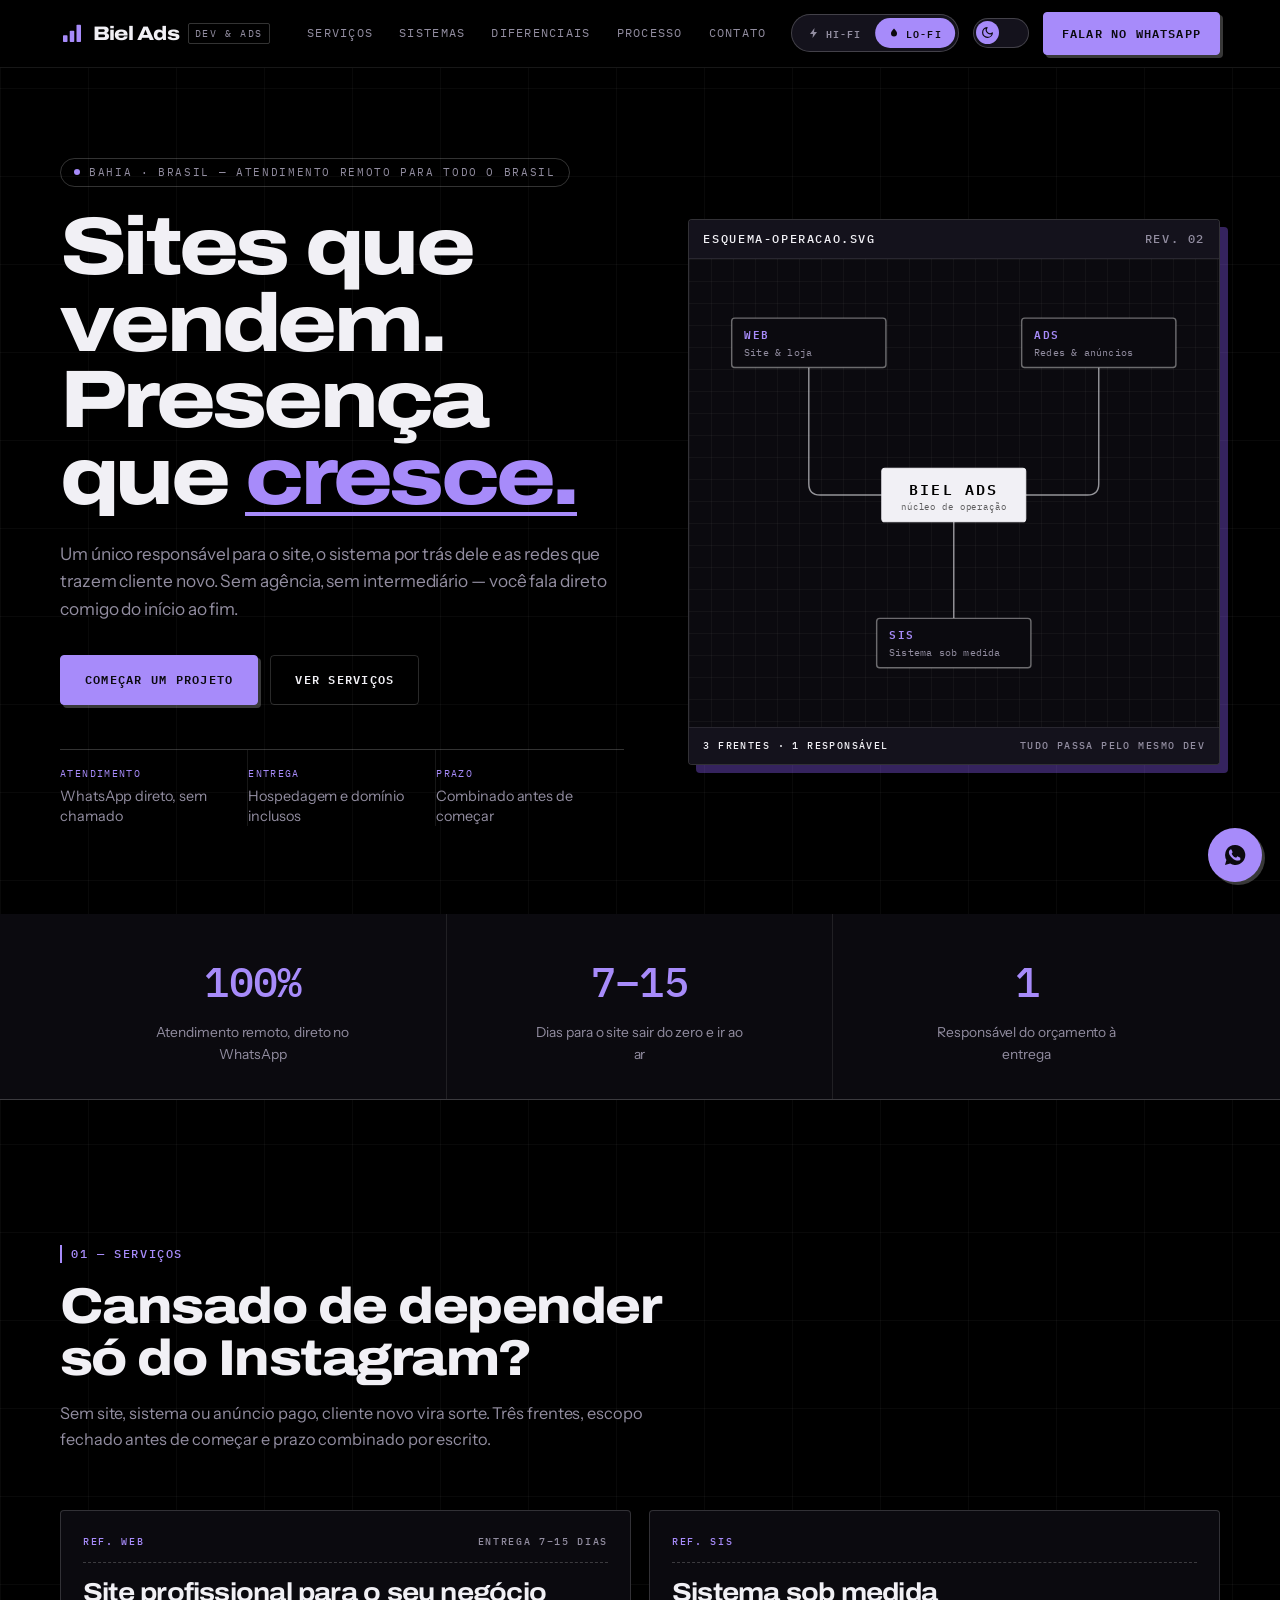
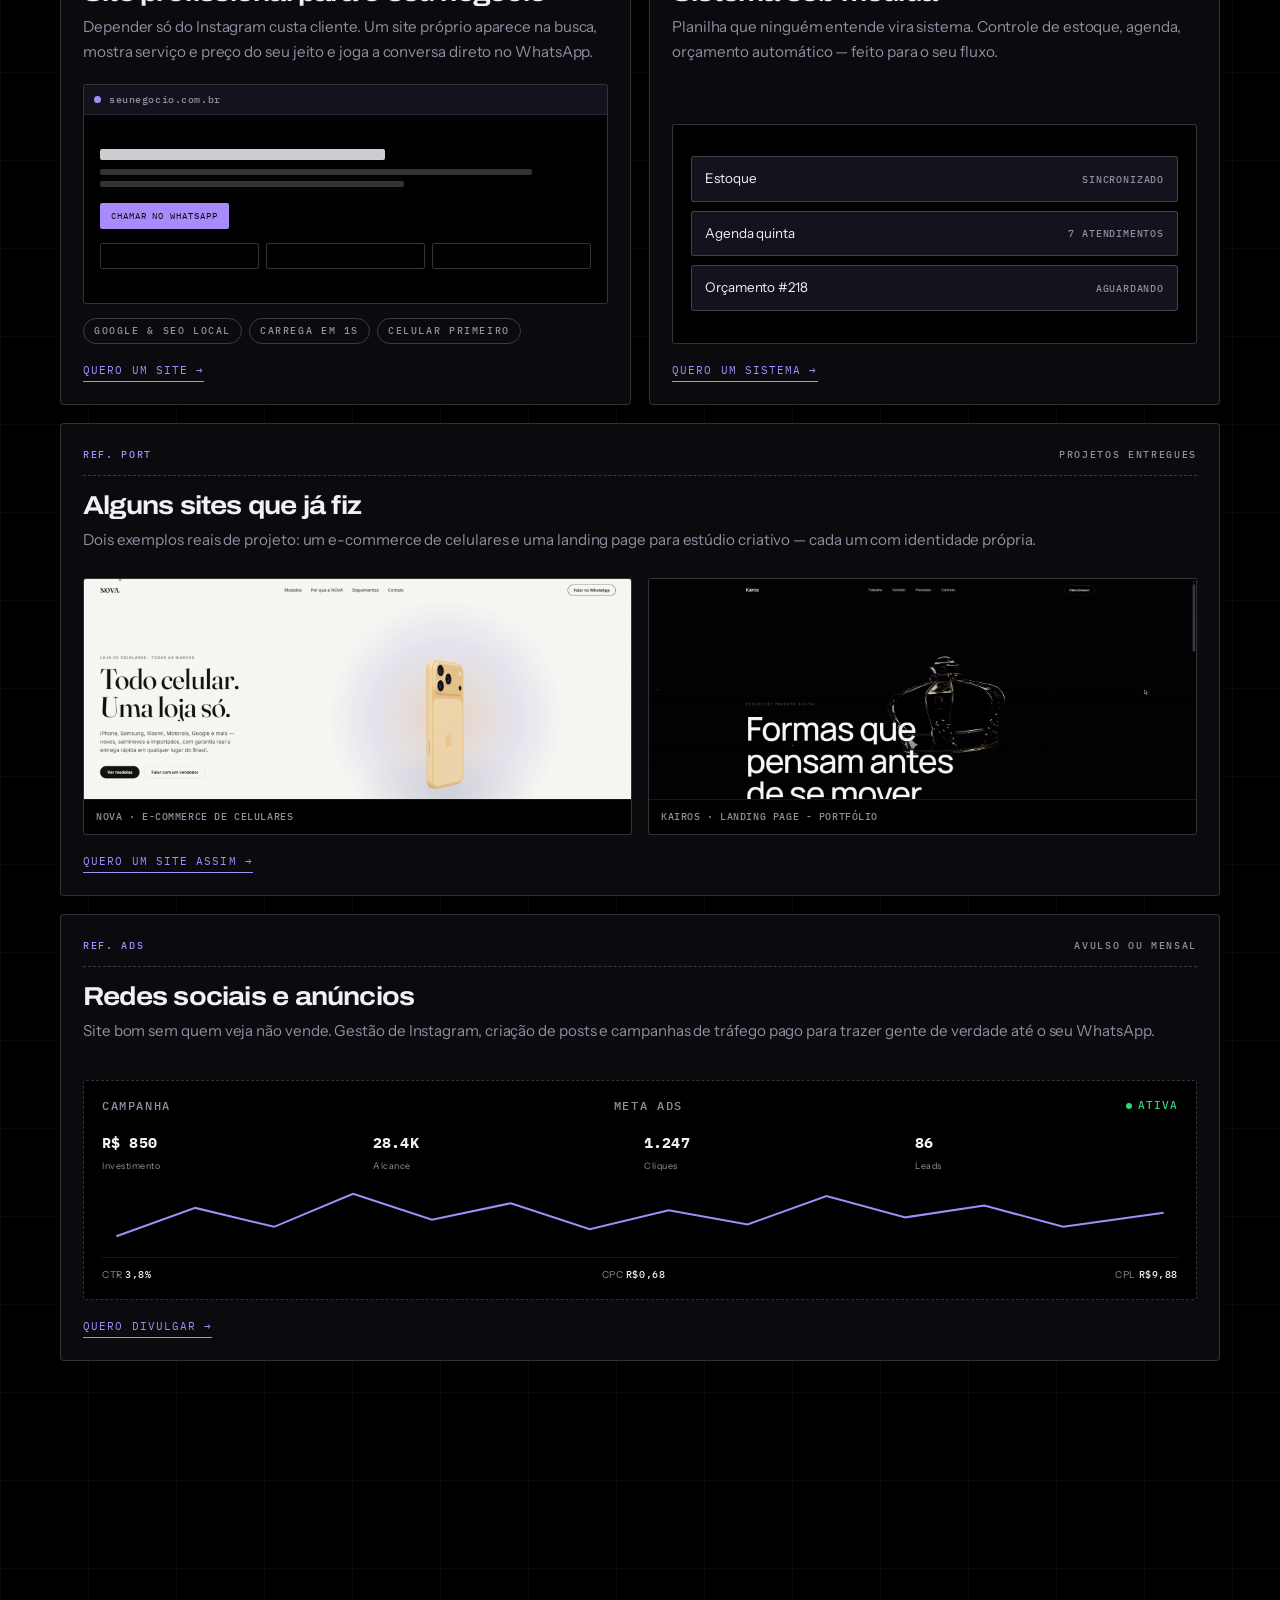
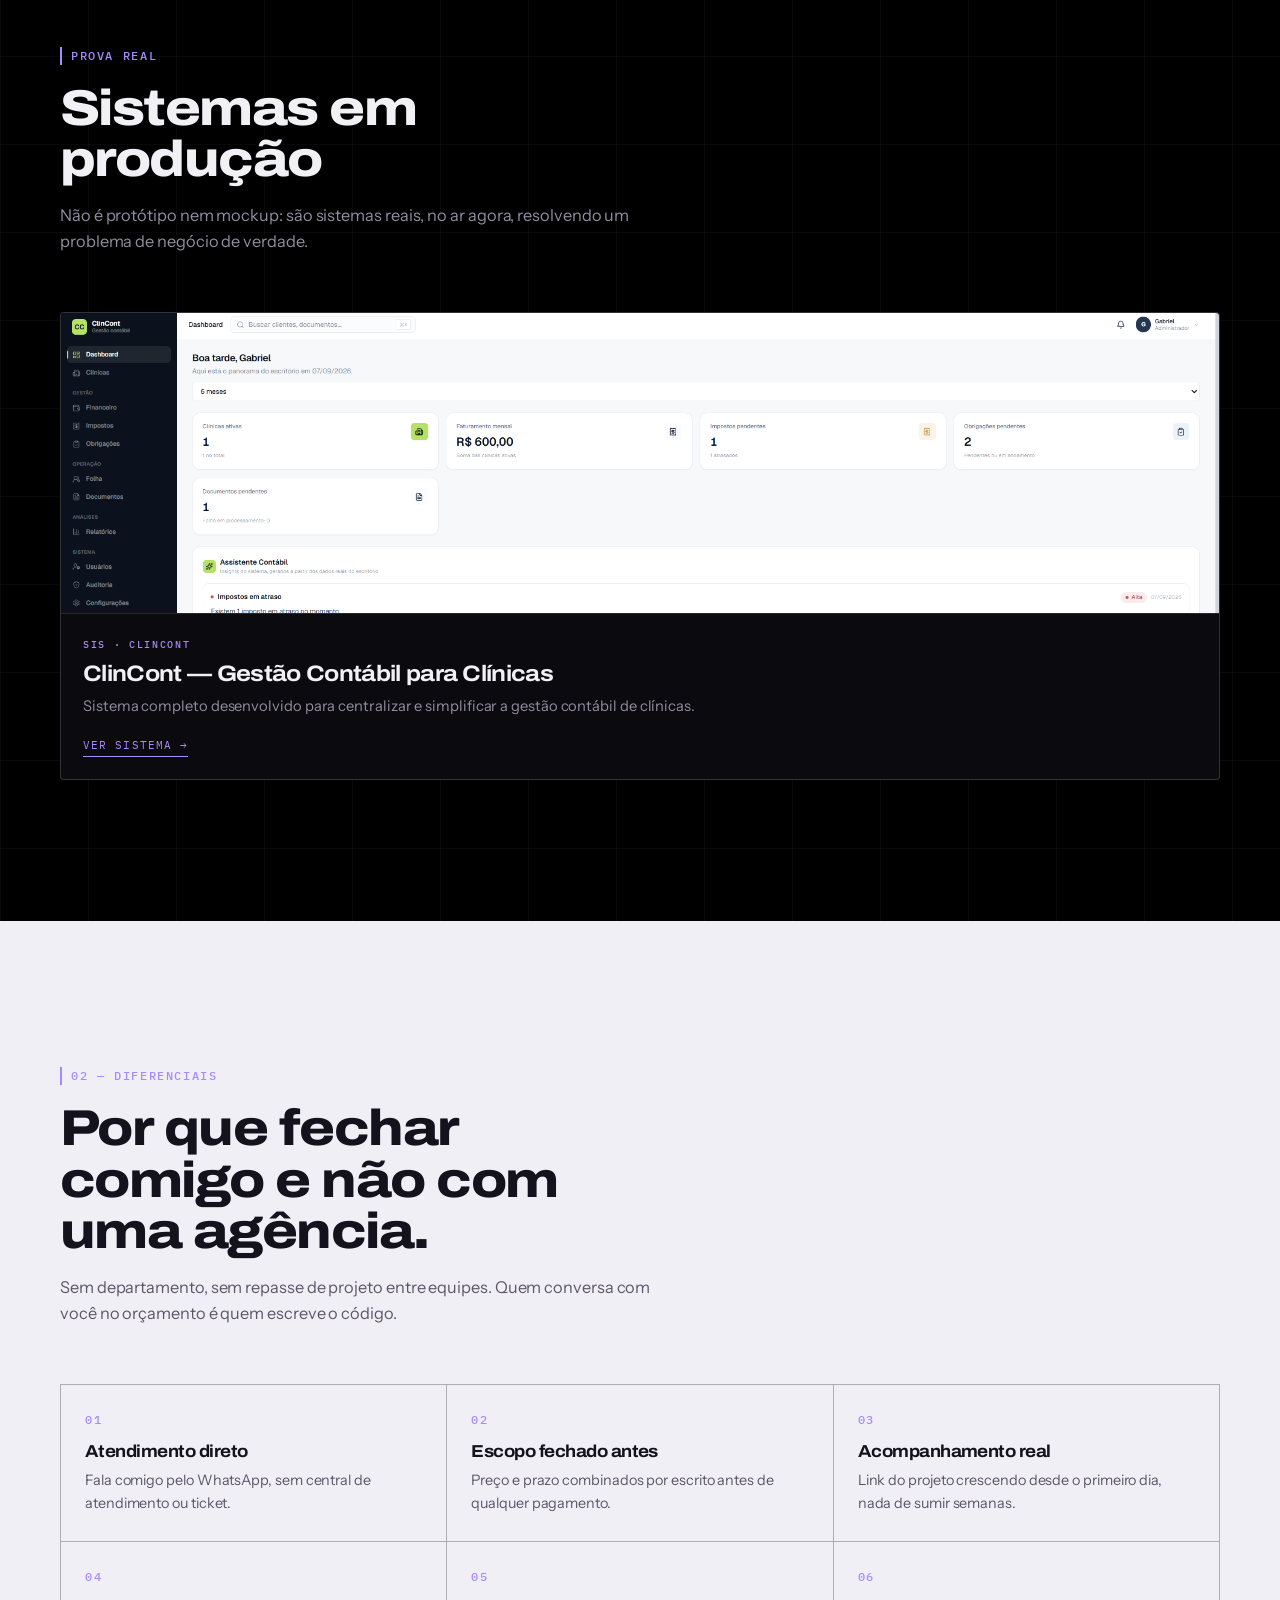
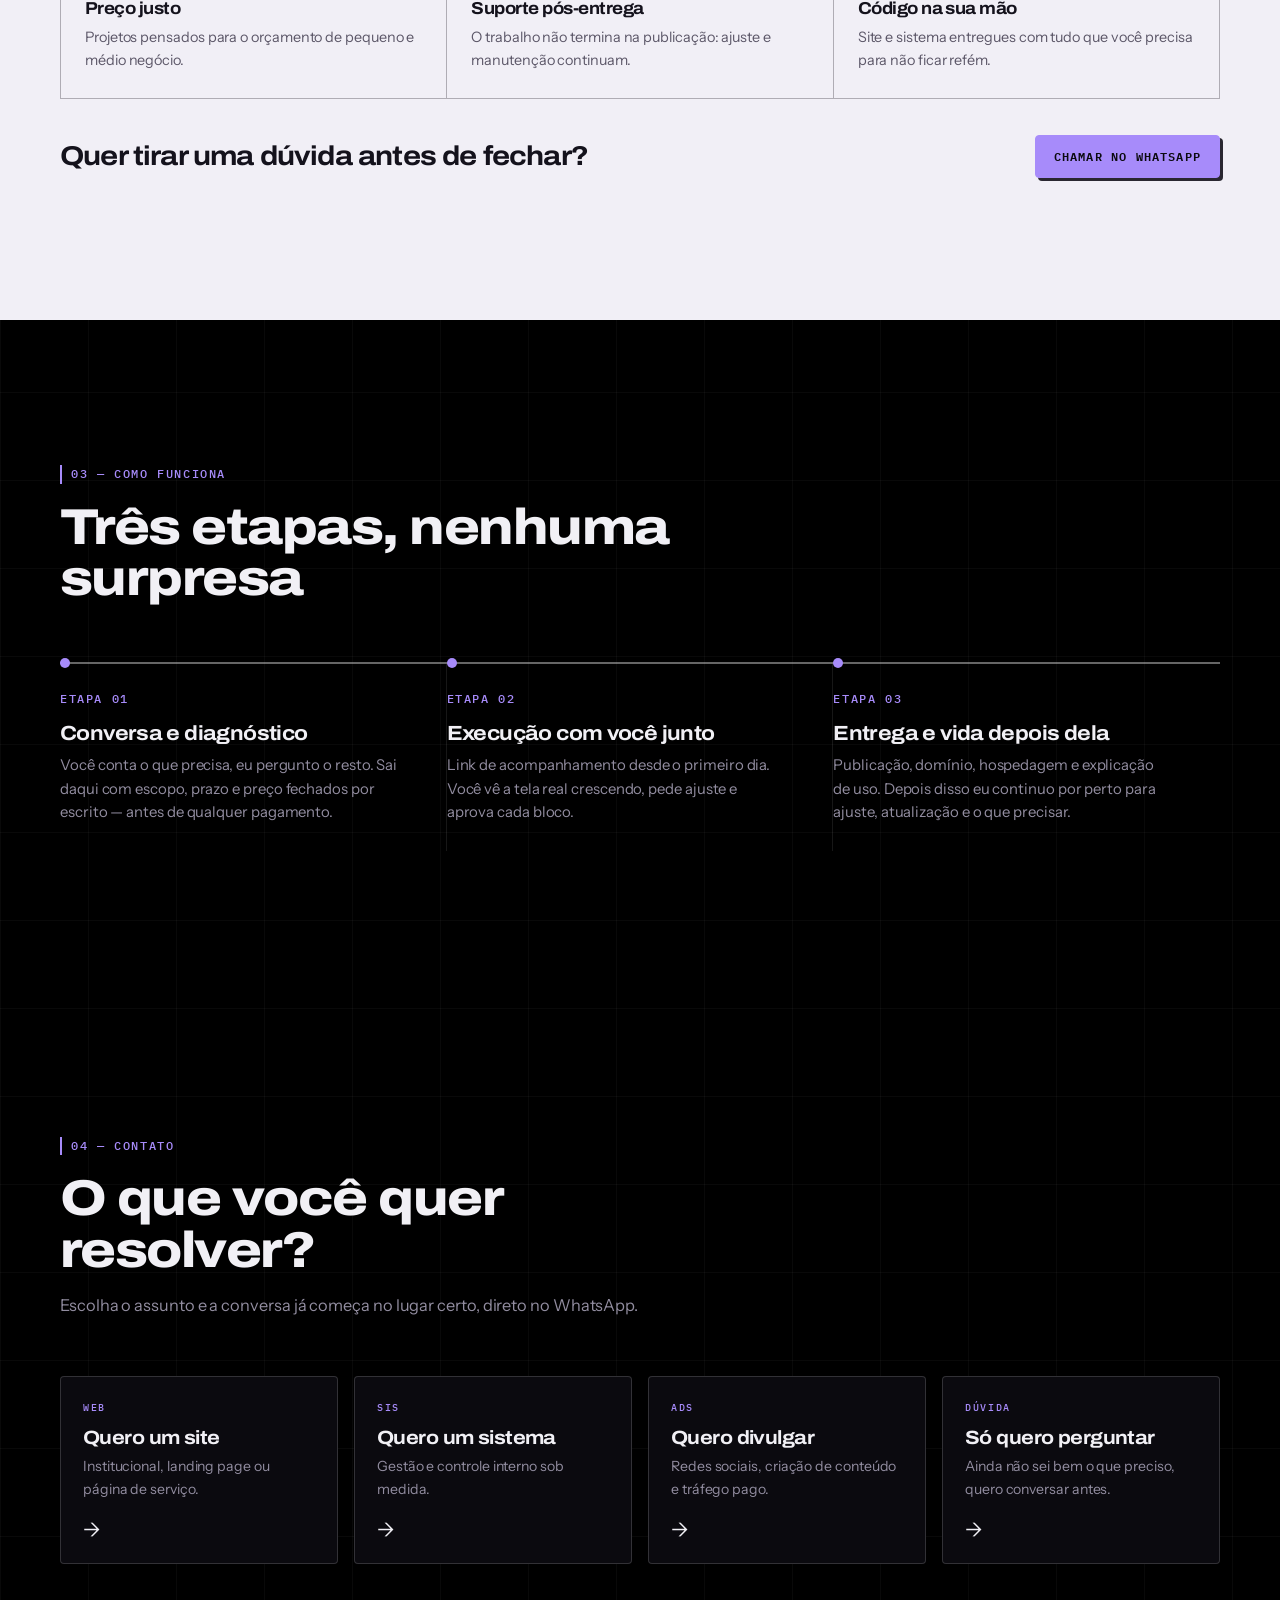
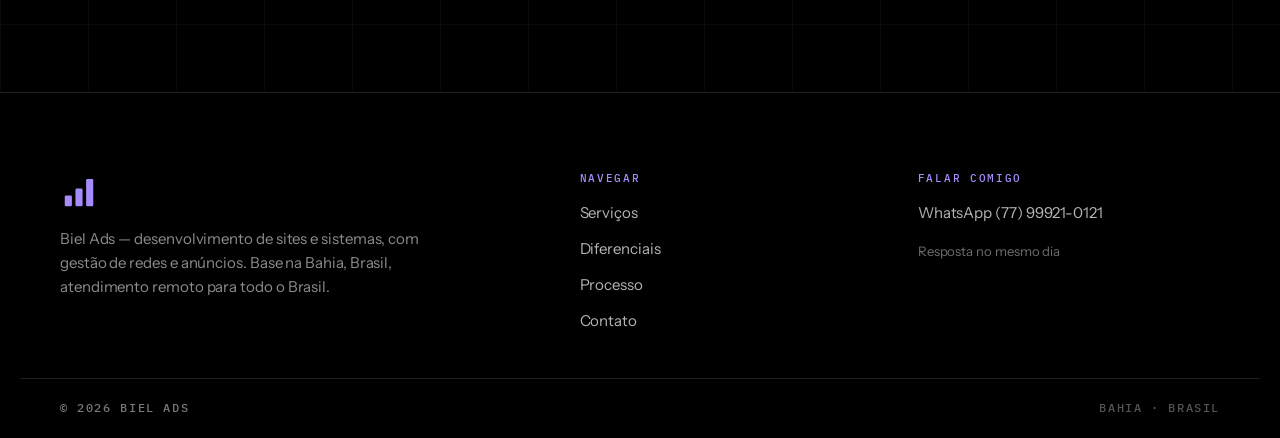
<file: BielAds/index.html>
<!DOCTYPE html>
<html lang="pt-BR">
<head>
<meta charset="UTF-8">
<meta name="viewport" content="width=device-width, initial-scale=1">
<title>Biel Ads — Sites, sistemas e anúncios na Bahia, Brasil</title>
<meta name="description" content="Biel Ads: sites, sistemas sob medida e gestão de redes sociais/anúncios. Bahia, Brasil — atendimento remoto para todo o Brasil.">
<meta name="theme-color" content="#000000">

<meta property="og:title" content="Biel Ads | Site, sistema e anúncio">
<meta property="og:description" content="Sites que vendem, sistemas que organizam e anúncios que trazem cliente. Um único responsável, do início ao fim.">
<meta property="og:type" content="website">

<link rel="icon" href="data:image/svg+xml,%3Csvg xmlns='http://www.w3.org/2000/svg' viewBox='0 0 32 32'%3E%3Crect width='32' height='32' rx='6' fill='%23000000'/%3E%3Cg fill='%238B5CF6'%3E%3Crect x='7' y='18' width='5' height='8'/%3E%3Crect x='14' y='13' width='5' height='13'/%3E%3Crect x='21' y='7' width='5' height='19'/%3E%3C/g%3E%3C/svg%3E">

<link rel="preconnect" href="https://fonts.googleapis.com">
<link rel="preconnect" href="https://fonts.gstatic.com" crossorigin>
<link rel="stylesheet" href="https://fonts.googleapis.com/css2?family=Archivo:wdth,wght@100..125,400..800&family=Instrument+Sans:wght@400;500;600&family=IBM+Plex+Mono:wght@400;500;600&display=swap">
<link rel="stylesheet" href="assets/style.css">

<script>(function(){
  var r=document.documentElement,s=null,m=null;
  try{ s=localStorage.getItem('bielads-theme'); m=localStorage.getItem('bielads-motion'); }catch(e){}
  if(s==='light') r.setAttribute('data-theme','light');
  if(!m){
    var weak=(navigator.hardwareConcurrency&&navigator.hardwareConcurrency<=4)||(navigator.deviceMemory&&navigator.deviceMemory<=4),
        red=matchMedia('(prefers-reduced-motion:reduce)').matches;
    m=(weak||red)?'lofi':'hifi';
  }
  if(m==='lofi') r.classList.add('lo-fi');
})();</script>

<script type="application/ld+json">
{"@context":"https://schema.org","@type":"LocalBusiness","name":"Biel Ads","description":"Criação de sites, sistemas sob medida e gestão de redes sociais/anúncios.","address":{"@type":"PostalAddress","addressRegion":"BA","addressCountry":"BR"},"telephone":"+5577999210121"}
</script>
</head>
<body>

<a class="skip" href="#conteudo">Ir para o conteúdo</a>
<div class="grain" aria-hidden="true"></div>

<header class="head">
  <div class="progress" id="progress" aria-hidden="true"></div>
  <div class="head-in">
    <a class="brand" href="#top" aria-label="Biel Ads, início">
      <svg class="brand-mark" viewBox="0 0 32 32" aria-hidden="true"><rect x="4" y="19" width="6" height="9" rx="1" fill="currentColor"/><rect x="13" y="13" width="6" height="15" rx="1" fill="currentColor"/><rect x="22" y="5" width="6" height="23" rx="1" fill="currentColor"/></svg>
      <span class="brand-word">Biel Ads</span>
      <span class="brand-tag">Dev &amp; Ads</span>
    </a>

    <nav class="nav" aria-label="Seções">
      <a href="#servicos">Serviços</a>
      <a href="#sistemas-producao">Sistemas</a>
      <a href="#diferenciais">Diferenciais</a>
      <a href="#processo">Processo</a>
      <a href="#contato">Contato</a>
    </nav>

    <div class="head-cta">
      <span class="live"><i></i>Respondendo agora</span>

      <div class="motion" role="group" aria-label="Qualidade visual">
        <span class="mt-slider" aria-hidden="true"></span>
        <button class="mt-opt" type="button" data-motion="hifi" aria-pressed="true">
          <svg viewBox="0 0 24 24" aria-hidden="true"><path fill="currentColor" d="M13 2 4 14h6l-1 8 9-12h-6z"/></svg>Hi-Fi
        </button>
        <button class="mt-opt" type="button" data-motion="lofi" aria-pressed="false">
          <svg viewBox="0 0 24 24" aria-hidden="true"><path fill="currentColor" d="M12 3c-4 4-6 7-6 10a6 6 0 0 0 12 0c0-3-2-6-6-10Z"/></svg>Lo-Fi
        </button>
      </div>

      <button class="theme" id="theme" type="button" role="switch" aria-checked="false" aria-label="Alternar para o tema claro">
        <span class="knob" aria-hidden="true">
          <svg class="i-moon" viewBox="0 0 24 24" fill="none" stroke="currentColor" stroke-width="2.2" stroke-linecap="round" stroke-linejoin="round"><path d="M21 12.8A9 9 0 1 1 11.2 3a7 7 0 0 0 9.8 9.8Z"/></svg>
          <svg class="i-sun" viewBox="0 0 24 24" fill="none" stroke="currentColor" stroke-width="2.2" stroke-linecap="round"><circle cx="12" cy="12" r="4.2"/><path d="M12 2v2M12 20v2M2 12h2M20 12h2M4.9 4.9l1.5 1.5M17.6 17.6l1.5 1.5M19.1 4.9l-1.5 1.5M6.4 17.6l-1.5 1.5"/></svg>
        </span>
      </button>
      <a class="btn btn-solid" href="https://wa.me/5577999210121?text=Ol%C3%A1%20Biel%2C%20quero%20conversar%20sobre%20um%20projeto." target="_blank" rel="noopener">Falar no WhatsApp</a>
    </div>

    <button class="burger" id="burger" aria-expanded="false" aria-controls="menu-mob" aria-label="Abrir menu"><span></span><span></span></button>
  </div>
  <div class="menu-mob" id="menu-mob" hidden>
    <a href="#servicos">Serviços</a>
    <a href="#sistemas-producao">Sistemas</a>
    <a href="#diferenciais">Diferenciais</a>
    <a href="#processo">Processo</a>
    <a href="#contato">Contato</a>
    <a class="mm-cta" href="https://wa.me/5577999210121" target="_blank" rel="noopener">Falar no WhatsApp</a>
    <button class="mm-theme" id="theme-mob" type="button">Tema: <b>escuro</b></button>

    <div class="motion" role="group" aria-label="Qualidade visual">
      <span class="mt-slider" aria-hidden="true"></span>
      <button class="mt-opt" type="button" data-motion="hifi" aria-pressed="true">
        <svg viewBox="0 0 24 24" aria-hidden="true"><path fill="currentColor" d="M13 2 4 14h6l-1 8 9-12h-6z"/></svg>Hi-Fi
      </button>
      <button class="mt-opt" type="button" data-motion="lofi" aria-pressed="false">
        <svg viewBox="0 0 24 24" aria-hidden="true"><path fill="currentColor" d="M12 3c-4 4-6 7-6 10a6 6 0 0 0 12 0c0-3-2-6-6-10Z"/></svg>Lo-Fi
      </button>
    </div>
    <p class="motion-note" id="motionNote"></p>
  </div>
</header>

<main id="conteudo">

<!-- ————————————————— HERO ————————————————— -->
<section class="hero" id="top">
  <div class="wrap hero-grid">

    <div class="hero-copy">
      <p class="eyebrow"><span class="eb-dot"></span>Bahia · Brasil<span class="eb-more"> — atendimento remoto para todo o Brasil</span></p>
      <h1><span class="ln"><span>Sites que vendem.</span></span><span class="ln"><span>Presença que <em>cresce.</em></span></span></h1>
      <p class="lede">Um único responsável para o site, o sistema por trás dele e as redes que trazem cliente novo. Sem agência, sem intermediário — você fala direto comigo do início ao fim.</p>

      <div class="hero-actions">
        <a class="btn btn-solid btn-lg" href="#contato">Começar um projeto</a>
        <a class="btn btn-ghost btn-lg" href="#servicos">Ver serviços</a>
      </div>

      <dl class="facts">
        <div><dt>Atendimento</dt><dd>WhatsApp direto, sem chamado</dd></div>
        <div><dt>Entrega</dt><dd>Hospedagem e domínio inclusos</dd></div>
        <div><dt>Prazo</dt><dd>Combinado antes de começar</dd></div>
      </dl>
    </div>

    <figure class="scheme" aria-labelledby="scheme-cap">
      <div class="scheme-head">
        <span class="mono">esquema-operacao.svg</span>
        <span class="mono dim">rev. 02</span>
      </div>

      <div class="scheme-body">
        <svg id="diagram" viewBox="0 0 480 420" role="img" aria-label="Diagrama: site, sistema e anúncios conectados ao núcleo Biel Ads">
          <g class="wires" fill="none" stroke-width="1.4" opacity=".6">
            <path id="w1" d="M170 212 H110 Q99 212 99 201 V88"/>
            <path id="w2" d="M310 212 H370 Q381 212 381 201 V88"/>
            <path id="w3" d="M240 238 V332"/>
          </g>

          <g class="pulses">
            <circle r="3.5" fill="var(--signal)"><animateMotion dur="2.6s" repeatCount="indefinite" begin="0s"><mpath href="#w1"/></animateMotion></circle>
            <circle r="3.5" fill="var(--signal)"><animateMotion dur="2.6s" repeatCount="indefinite" begin="0.87s"><mpath href="#w2"/></animateMotion></circle>
            <circle r="3.5" fill="var(--signal)"><animateMotion dur="2.6s" repeatCount="indefinite" begin="1.73s"><mpath href="#w3"/></animateMotion></circle>
          </g>

          <g class="node" transform="translate(24,40)">
            <rect width="150" height="48" rx="3"/>
            <text class="n-key" x="12" y="20">WEB</text>
            <text class="n-val" x="12" y="37">Site &amp; loja</text>
          </g>
          <g class="node" transform="translate(306,40)">
            <rect width="150" height="48" rx="3"/>
            <text class="n-key" x="12" y="20">ADS</text>
            <text class="n-val" x="12" y="37">Redes &amp; anúncios</text>
          </g>
          <g class="node" transform="translate(165,332)">
            <rect width="150" height="48" rx="3"/>
            <text class="n-key" x="12" y="20">SIS</text>
            <text class="n-val" x="12" y="37">Sistema sob medida</text>
          </g>

          <g class="core" transform="translate(170,186)">
            <rect width="140" height="52" rx="3"/>
            <text class="c-word" x="70" y="26">BIEL ADS</text>
            <text class="c-sub" x="70" y="41">núcleo de operação</text>
          </g>
        </svg>
      </div>

      <figcaption id="scheme-cap" class="scheme-foot mono">
        <span>3 frentes · 1 responsável</span>
        <span class="dim">tudo passa pelo mesmo dev</span>
      </figcaption>
    </figure>
  </div>

  <div class="ticker" aria-hidden="true">
    <div class="ticker-run">
      <span>Sites institucionais</span><b>·</b><span>Landing pages</span><b>·</b><span>Sistemas sob medida</span><b>·</b><span>Gestão de redes sociais</span><b>·</b><span>Tráfego pago</span><b>·</b><span>Integração de APIs</span><b>·</b><span>Manutenção contínua</span><b>·</b>
      <span>Sites institucionais</span><b>·</b><span>Landing pages</span><b>·</b><span>Sistemas sob medida</span><b>·</b><span>Gestão de redes sociais</span><b>·</b><span>Tráfego pago</span><b>·</b><span>Integração de APIs</span><b>·</b><span>Manutenção contínua</span><b>·</b>
    </div>
  </div>
</section>

<!-- ————————————————— MÉTRICAS ————————————————— -->
<section class="stats">
  <div class="wrap stats-grid">
    <div class="stat reveal"><span class="stat-n mono">100%</span><span class="stat-l">Atendimento remoto, direto no WhatsApp</span></div>
    <div class="stat reveal"><span class="stat-n mono">7–15</span><span class="stat-l">Dias para o site sair do zero e ir ao ar</span></div>
    <div class="stat reveal"><span class="stat-n mono">1</span><span class="stat-l">Responsável do orçamento à entrega</span></div>
  </div>
</section>

<!-- ————————————————— SERVIÇOS ————————————————— -->
<section class="sec" id="servicos">
  <div class="wrap">
    <div class="sec-head reveal">
      <p class="mono sec-idx">01 — Serviços</p>
      <h2>Cansado de depender só do Instagram?</h2>
      <p class="sec-sub">Sem site, sistema ou anúncio pago, cliente novo vira sorte. Três frentes, escopo fechado antes de começar e prazo combinado por escrito.</p>
    </div>

    <div class="sheets">
      <article class="sheet sheet-wide reveal">
        <header class="sheet-top">
          <span class="mono ref">REF. WEB</span>
          <span class="mono ref dim">entrega 7–15 dias</span>
        </header>
        <h3>Site profissional para o seu negócio</h3>
        <p>Depender só do Instagram custa cliente. Um site próprio aparece na busca, mostra serviço e preço do seu jeito e joga a conversa direto no WhatsApp.</p>
        <div class="sheet-art">
          <div class="minisite">
            <div class="ms-bar"><span class="ms-dot"></span><span class="ms-url mono">seunegocio.com.br</span></div>
            <div class="ms-body">
              <div class="ms-h"></div>
              <div class="ms-l"></div><div class="ms-l short"></div>
              <div class="ms-btn">Chamar no WhatsApp</div>
              <div class="ms-cards"><i></i><i></i><i></i></div>
            </div>
          </div>
          <ul class="chips mono">
            <li>Google &amp; SEO local</li><li>Carrega em 1s</li><li>Celular primeiro</li>
          </ul>
        </div>
        <a class="sheet-cta" href="https://wa.me/5577999210121?text=Ol%C3%A1%20Biel%2C%20quero%20um%20site%20para%20o%20meu%20neg%C3%B3cio." target="_blank" rel="noopener">Quero um site →</a>
      </article>

      <article class="sheet reveal">
        <header class="sheet-top">
          <span class="mono ref">REF. SIS</span>
        </header>
        <h3>Sistema sob medida</h3>
        <p>Planilha que ninguém entende vira sistema. Controle de estoque, agenda, orçamento automático — feito para o seu fluxo.</p>
        <div class="sheet-art art-rows">
          <div class="row"><span>Estoque</span><b class="ok">sincronizado</b></div>
          <div class="row"><span>Agenda quinta</span><b>7 atendimentos</b></div>
          <div class="row"><span>Orçamento #218</span><b class="hot">aguardando</b></div>
        </div>
        <a class="sheet-cta" href="https://wa.me/5577999210121?text=Ol%C3%A1%20Biel%2C%20quero%20um%20sistema%20sob%20medida." target="_blank" rel="noopener">Quero um sistema →</a>
      </article>

      <article class="sheet sheet-full reveal">
        <header class="sheet-top">
          <span class="mono ref">REF. PORT</span>
          <span class="mono ref dim">projetos entregues</span>
        </header>
        <h3>Alguns sites que já fiz</h3>
        <p>Dois exemplos reais de projeto: um e-commerce de celulares e uma landing page para estúdio criativo — cada um com identidade própria.</p>
        <div class="port-grid">
          <figure class="port-shot">
            <img src="assets/img/projeto-nova-celulares.png" alt="E-commerce de celulares NOVA" loading="lazy">
            <figcaption class="mono">NOVA · e-commerce de celulares</figcaption>
          </figure>
          <figure class="port-shot">
            <img src="assets/img/projeto-tmk.png" alt="Site do estúdio Kairos" loading="lazy">
            <figcaption class="mono">Kairos · landing page - portfólio</figcaption>
          </figure>
        </div>
        <a class="sheet-cta" href="https://wa.me/5577999210121?text=Ol%C3%A1%20Biel%2C%20vi%20o%20seu%20portf%C3%B3lio%20e%20quero%20um%20site%20assim." target="_blank" rel="noopener">Quero um site assim →</a>
      </article>

      <article class="sheet sheet-full reveal">
        <header class="sheet-top">
          <span class="mono ref">REF. ADS</span>
          <span class="mono ref dim">avulso ou mensal</span>
        </header>
        <h3>Redes sociais e anúncios</h3>
        <p>Site bom sem quem veja não vende. Gestão de Instagram, criação de posts e campanhas de tráfego pago para trazer gente de verdade até o seu WhatsApp.</p>
        <div class="sheet-art art-campaign">
          <div class="camp-top">
            <span class="mono">CAMPANHA</span>
            <span class="mono dim">META ADS</span>
            <span class="mono live"><i></i>ATIVA</span>
          </div>
          <div class="camp-stats">
            <div><b>R$ 850</b><span>Investimento</span></div>
            <div><b>28.4K</b><span>Alcance</span></div>
            <div><b>1.247</b><span>Cliques</span></div>
            <div><b>86</b><span>Leads</span></div>
          </div>
          <svg class="camp-chart" viewBox="0 0 300 44" preserveAspectRatio="none" aria-hidden="true">
            <polyline points="4,40 26,16 48,32 70,4 92,26 114,12 136,34 158,18 180,30 202,6 224,24 246,14 268,32 296,20"/>
          </svg>
          <div class="camp-foot">
            <span>CTR <b>3,8%</b></span><span>CPC <b>R$0,68</b></span><span>CPL <b>R$9,88</b></span>
          </div>
        </div>
        <a class="sheet-cta" href="https://wa.me/5577999210121?text=Ol%C3%A1%20Biel%2C%20quero%20cuidar%20das%20minhas%20redes%20e%20an%C3%BAncios." target="_blank" rel="noopener">Quero divulgar →</a>
      </article>
    </div>
  </div>
</section>

<!-- ————————————————— SISTEMAS EM PRODUÇÃO ————————————————— -->
<section class="sec" id="sistemas-producao">
  <div class="wrap">
    <div class="sec-head reveal">
      <p class="mono sec-idx">Prova real</p>
      <h2>Sistemas em produção</h2>
      <p class="sec-sub">Não é protótipo nem mockup: são sistemas reais, no ar agora, resolvendo um problema de negócio de verdade.</p>
    </div>

    <div class="prod-grid">
      <article class="prod-card reveal">
        <figure class="prod-shot">
          <img src="assets/img/projeto-clincont.png" alt="Painel do sistema ClinCont mostrando o dashboard de gestão contábil para clínicas" loading="lazy">
          <span class="prod-status live"><i></i>Sistema em produção</span>
        </figure>
        <div class="prod-body">
          <span class="mono ref">SIS · CLINCONT</span>
          <h3>ClinCont — Gestão Contábil para Clínicas</h3>
          <p>Sistema completo desenvolvido para centralizar e simplificar a gestão contábil de clínicas.</p>
          <a class="sheet-cta" href="https://clincont.vercel.app/dashboard" target="_blank" rel="noopener">Ver sistema →</a>
        </div>
      </article>
    </div>
  </div>
</section>

<!-- ————————————————— DIFERENCIAIS (bloco invertido) ————————————————— -->
<section class="sec invert" id="diferenciais">
  <div class="wrap">
    <div class="sec-head reveal">
      <p class="mono sec-idx">02 — Diferenciais</p>
      <h2>Por que fechar<br>comigo e não com uma agência.</h2>
      <p class="sec-sub">Sem departamento, sem repasse de projeto entre equipes. Quem conversa com você no orçamento é quem escreve o código.</p>
    </div>

    <div class="ops">
      <article class="op reveal"><span class="mono op-n">01</span><h3>Atendimento direto</h3><p>Fala comigo pelo WhatsApp, sem central de atendimento ou ticket.</p></article>
      <article class="op reveal"><span class="mono op-n">02</span><h3>Escopo fechado antes</h3><p>Preço e prazo combinados por escrito antes de qualquer pagamento.</p></article>
      <article class="op reveal"><span class="mono op-n">03</span><h3>Acompanhamento real</h3><p>Link do projeto crescendo desde o primeiro dia, nada de sumir semanas.</p></article>
      <article class="op reveal"><span class="mono op-n">04</span><h3>Preço justo</h3><p>Projetos pensados para o orçamento de pequeno e médio negócio.</p></article>
      <article class="op reveal"><span class="mono op-n">05</span><h3>Suporte pós-entrega</h3><p>O trabalho não termina na publicação: ajuste e manutenção continuam.</p></article>
      <article class="op reveal"><span class="mono op-n">06</span><h3>Código na sua mão</h3><p>Site e sistema entregues com tudo que você precisa para não ficar refém.</p></article>
    </div>

    <div class="ops-cta reveal">
      <p>Quer tirar uma dúvida antes de fechar?</p>
      <a class="btn btn-solid" href="https://wa.me/5577999210121?text=Ol%C3%A1%20Biel%2C%20tenho%20uma%20d%C3%BAvida%20antes%20de%20fechar%20um%20projeto." target="_blank" rel="noopener">Chamar no WhatsApp</a>
    </div>
  </div>
</section>

<!-- ————————————————— PROCESSO ————————————————— -->
<section class="sec" id="processo">
  <div class="wrap">
    <div class="sec-head reveal">
      <p class="mono sec-idx">03 — Como funciona</p>
      <h2>Três etapas, nenhuma surpresa</h2>
    </div>

    <ol class="steps">
      <li class="step reveal">
        <span class="mono st-n">Etapa 01</span>
        <h3>Conversa e diagnóstico</h3>
        <p>Você conta o que precisa, eu pergunto o resto. Sai daqui com escopo, prazo e preço fechados por escrito — antes de qualquer pagamento.</p>
      </li>
      <li class="step reveal">
        <span class="mono st-n">Etapa 02</span>
        <h3>Execução com você junto</h3>
        <p>Link de acompanhamento desde o primeiro dia. Você vê a tela real crescendo, pede ajuste e aprova cada bloco.</p>
      </li>
      <li class="step reveal">
        <span class="mono st-n">Etapa 03</span>
        <h3>Entrega e vida depois dela</h3>
        <p>Publicação, domínio, hospedagem e explicação de uso. Depois disso eu continuo por perto para ajuste, atualização e o que precisar.</p>
      </li>
    </ol>
  </div>
</section>

<!-- ————————————————— CONTATO ————————————————— -->
<section class="sec contato" id="contato">
  <div class="wrap">
    <div class="sec-head reveal">
      <p class="mono sec-idx">04 — Contato</p>
      <h2>O que você quer resolver?</h2>
      <p class="sec-sub">Escolha o assunto e a conversa já começa no lugar certo, direto no WhatsApp.</p>
    </div>

    <div class="picks">
      <a class="pick reveal" href="https://wa.me/5577999210121?text=Ol%C3%A1%20Biel%2C%20quero%20um%20site%20para%20o%20meu%20neg%C3%B3cio." target="_blank" rel="noopener">
        <span class="mono ref">WEB</span><h3>Quero um site</h3><p>Institucional, landing page ou página de serviço.</p><span class="pick-go" aria-hidden="true">→</span>
      </a>
      <a class="pick reveal" href="https://wa.me/5577999210121?text=Ol%C3%A1%20Biel%2C%20quero%20um%20sistema%20sob%20medida." target="_blank" rel="noopener">
        <span class="mono ref">SIS</span><h3>Quero um sistema</h3><p>Gestão e controle interno sob medida.</p><span class="pick-go" aria-hidden="true">→</span>
      </a>
      <a class="pick reveal" href="https://wa.me/5577999210121?text=Ol%C3%A1%20Biel%2C%20quero%20cuidar%20das%20minhas%20redes%20e%20an%C3%BAncios." target="_blank" rel="noopener">
        <span class="mono ref">ADS</span><h3>Quero divulgar</h3><p>Redes sociais, criação de conteúdo e tráfego pago.</p><span class="pick-go" aria-hidden="true">→</span>
      </a>
      <a class="pick reveal" href="https://wa.me/5577999210121?text=Ol%C3%A1%20Biel!%20Tenho%20uma%20d%C3%BAvida." target="_blank" rel="noopener">
        <span class="mono ref">DÚVIDA</span><h3>Só quero perguntar</h3><p>Ainda não sei bem o que preciso, quero conversar antes.</p><span class="pick-go" aria-hidden="true">→</span>
      </a>
    </div>
  </div>
</section>

</main>

<footer class="foot">
  <div class="wrap foot-grid">
    <div class="foot-brand">
      <svg class="brand-mark big" viewBox="0 0 32 32" aria-hidden="true"><rect x="4" y="19" width="6" height="9" rx="1" fill="currentColor"/><rect x="13" y="13" width="6" height="15" rx="1" fill="currentColor"/><rect x="22" y="5" width="6" height="23" rx="1" fill="currentColor"/></svg>
      <p>Biel Ads — desenvolvimento de sites e sistemas, com gestão de redes e anúncios. Base na Bahia, Brasil, atendimento remoto para todo o Brasil.</p>
    </div>

    <nav class="foot-col" aria-label="Navegação do rodapé">
      <h4 class="mono">Navegar</h4>
      <a href="#servicos">Serviços</a><a href="#diferenciais">Diferenciais</a><a href="#processo">Processo</a><a href="#contato">Contato</a>
    </nav>

    <div class="foot-col">
      <h4 class="mono">Falar comigo</h4>
      <a href="https://wa.me/5577999210121" target="_blank" rel="noopener">WhatsApp (77) 99921-0121</a>
      <p class="foot-note">Resposta no mesmo dia</p>
    </div>
  </div>
  <div class="wrap foot-bottom">
    <span class="mono">© 2026 Biel Ads</span>
    <span class="mono dim">Bahia · Brasil</span>
  </div>
</footer>

<a class="wa-float" href="https://wa.me/5577999210121?text=Ol%C3%A1%20Biel!" target="_blank" rel="noopener" aria-label="Falar no WhatsApp">
  <svg viewBox="0 0 24 24" width="24" height="24" fill="currentColor" aria-hidden="true"><path d="M12 2a10 10 0 0 0-8.6 15L2 22l5.2-1.4A10 10 0 1 0 12 2Zm5.6 14.2c-.2.7-1.4 1.3-2 1.4-.5.1-1.1.1-1.8-.1-.4-.1-1-.3-1.7-.6-3-1.3-4.9-4.3-5-4.5-.2-.2-1.2-1.6-1.2-3s.7-2.1 1-2.4c.2-.3.5-.4.7-.4h.5c.2 0 .4 0 .6.5l.8 2c.1.2.1.3 0 .5l-.3.5-.4.4c-.1.1-.3.3-.1.6.2.3.8 1.3 1.7 2.1 1.1 1 2 1.3 2.3 1.4.3.1.4.1.6-.1l.9-1c.2-.2.3-.2.6-.1l2 1c.3.1.4.2.5.3.1.2.1.8-.1 1.5Z"/></svg>
</a>

<script src="assets/app.js" defer></script>
</body>
</html>
</file>
<file: BielAds/assets/style.css>
/* ==========================================================================
   Biel Ads — folha de estilo
   Direção: ficha técnica / esquemático (puxado do Nexus). Preto absoluto,
   papel técnico no claro, roxo de sinalização como único acento.
   Tema oficial: escuro. O claro é alternativa, guardada no navegador.
   ========================================================================== */

:root{
  --bg:        #000000;
  --surface:   #0B0A0F;
  --surface-2: #14121C;
  --fg:        #F1F0F5;
  --fg-soft:   #928DA0;
  --edge:      rgba(255,255,255,.16);
  --edge-hard: rgba(255,255,255,.4);
  --line:      rgba(255,255,255,.09);
  --line-hard: rgba(255,255,255,.2);
  --grid:      rgba(255,255,255,.035);
  --shadow:    rgba(255,255,255,.22);
  --shadow-card: #8B5CF6;

  --signal:    #A78BFA;
  --signal-ink:#0B0A0F;
  --live:      #35D07F;

  --inv-bg:    #F1EFF6;
  --inv-surf:  #E4E0EF;
  --inv-fg:    #14121C;
  --inv-soft:  #5C5768;
  --inv-line:  rgba(20,18,28,.14);
  --inv-lineh: rgba(20,18,28,.3);
  --inv-edge:  rgba(20,18,28,.85);
  --inv-shade: rgba(20,18,28,.9);

  --foot-bg:   #000000;

  --display: "Archivo", system-ui, sans-serif;
  --body:    "Instrument Sans", system-ui, sans-serif;
  --mono:    "IBM Plex Mono", ui-monospace, monospace;

  --gap: clamp(20px, 4vw, 40px);
  --sec-y: clamp(72px, 11vw, 148px);
  --maxw: 1240px;
  --r: 4px;
}

:root[data-theme="light"]{
  --bg:        #EDEAF5;
  --surface:   #F5F3FA;
  --surface-2: #E1DCEF;
  --fg:        #16101F;
  --fg-soft:   #5C5468;
  --edge:      rgba(22,16,31,.85);
  --edge-hard: rgba(22,16,31,.85);
  --line:      rgba(22,16,31,.16);
  --line-hard: rgba(22,16,31,.34);
  --grid:      rgba(22,16,31,.05);
  --shadow:    #16101F;
  --shadow-card: #16101F;

  --signal:    #7C3AED;
  --signal-ink:#FFFFFF;
  --live:      #1F7A4D;

  --inv-bg:    #16101F;
  --inv-surf:  #211932;
  --inv-fg:    #EDEAF5;
  --inv-soft:  rgba(237,234,245,.62);
  --inv-line:  rgba(237,234,245,.14);
  --inv-lineh: rgba(237,234,245,.26);
  --inv-edge:  rgba(237,234,245,.3);
  --inv-shade: rgba(0,0,0,.55);

  --foot-bg:   #16101F;
}

*,*::before,*::after{ box-sizing:border-box; }
html{ -webkit-text-size-adjust:100%; scroll-behavior:smooth; background:var(--bg); }
@media (prefers-reduced-motion: reduce){ html{ scroll-behavior:auto; } }

body{
  margin:0;
  background:var(--bg);
  color:var(--fg);
  font-family:var(--body);
  font-size:clamp(15.5px,1.05vw,17px);
  line-height:1.6;
  letter-spacing:-.005em;
  overflow-x:hidden;
  -webkit-tap-highlight-color:transparent;
  transition:background-color .3s ease, color .3s ease;
  background-image:
    linear-gradient(to right, var(--grid) 1px, transparent 1px),
    linear-gradient(to bottom, var(--grid) 1px, transparent 1px);
  background-size:88px 88px;
}

img,svg,iframe{ display:block; max-width:100%; }
h1,h2,h3,h4{ margin:0; font-family:var(--display); font-weight:700; line-height:1.02; letter-spacing:-.03em; font-stretch:112%; }
p{ margin:0; }
a{ color:inherit; }

.mono{ font-family:var(--mono); font-size:.72rem; letter-spacing:.14em; text-transform:uppercase; font-weight:500; }
.dim{ color:var(--fg-soft); }
.wrap{ width:100%; max-width:var(--maxw); margin-inline:auto; padding-inline:var(--gap); }

.skip{
  position:fixed; left:12px; top:-60px; z-index:200;
  background:var(--signal); color:var(--signal-ink); padding:10px 16px; border-radius:var(--r);
  font-family:var(--mono); font-size:.75rem; transition:top .18s;
}
.skip:focus{ top:12px; }

:where(a,button,input,iframe):focus-visible{
  outline:2px solid var(--signal); outline-offset:3px; border-radius:2px;
}

/* ————————————————— botões ————————————————— */
.btn{
  display:inline-flex; align-items:center; gap:8px;
  font-family:var(--mono); font-size:.74rem; letter-spacing:.1em; text-transform:uppercase; font-weight:600;
  padding:11px 18px; border-radius:var(--r); text-decoration:none;
  border:1.5px solid var(--edge); transition:transform .18s, background .18s, color .18s, box-shadow .18s, border-color .18s;
  white-space:nowrap;
}
.btn-solid{ background:var(--signal); border-color:var(--signal); color:var(--signal-ink); box-shadow:3px 3px 0 var(--shadow); }
.btn-solid:hover{ transform:translate(-1px,-1px); box-shadow:5px 5px 0 var(--shadow); }
.btn-solid:active{ transform:translate(2px,2px); box-shadow:1px 1px 0 var(--shadow); }
.btn-ghost{ background:transparent; color:var(--fg); }
.btn-ghost:hover{ background:var(--fg); color:var(--bg); border-color:var(--fg); }
.btn-lg{ padding:14px 24px; font-size:.78rem; }

/* ————————————————— cabeçalho ————————————————— */
.head{
  position:sticky; top:0; z-index:90;
  background:color-mix(in srgb, var(--bg) 84%, transparent);
  backdrop-filter:blur(12px);
  border-bottom:1px solid var(--line);
}
.progress{ position:absolute; left:0; top:0; height:2px; width:0; background:var(--signal); z-index:2; }
.head-in{
  max-width:var(--maxw); margin-inline:auto; padding:12px var(--gap);
  display:flex; align-items:center; gap:24px;
}
.brand{ display:flex; align-items:center; gap:9px; text-decoration:none; margin-right:auto; }
.brand-mark{ width:24px; height:24px; color:var(--signal); flex:none; }
.brand-mark.big{ width:38px; height:38px; }
.brand-word{ font-family:var(--display); font-weight:800; font-stretch:118%; font-size:1.22rem; letter-spacing:-.04em; }
.brand-tag{ font-family:var(--mono); font-size:.6rem; letter-spacing:.16em; text-transform:uppercase; color:var(--fg-soft); border:1px solid var(--line-hard); padding:2px 6px; border-radius:2px; }

.nav{ display:flex; gap:26px; }
.nav a{
  font-family:var(--mono); font-size:.72rem; letter-spacing:.11em; text-transform:uppercase;
  text-decoration:none; padding:6px 0; position:relative; color:var(--fg-soft); transition:color .18s;
}
.nav a::after{ content:""; position:absolute; left:0; right:100%; bottom:0; height:1.5px; background:var(--signal); transition:right .25s; }
.nav a:hover,.nav a.on{ color:var(--fg); }
.nav a:hover::after,.nav a.on::after{ right:0; }

.head-cta{ display:flex; align-items:center; gap:14px; }
.live{ display:flex; align-items:center; gap:7px; font-family:var(--mono); font-size:.66rem; letter-spacing:.1em; text-transform:uppercase; color:var(--fg-soft); }
.live i{ width:7px; height:7px; border-radius:50%; background:var(--live); box-shadow:0 0 0 0 color-mix(in srgb, var(--live) 55%, transparent); animation:ping 2.4s infinite; }
@keyframes ping{ 70%{ box-shadow:0 0 0 7px transparent;} 100%{ box-shadow:0 0 0 0 transparent;} }

.grain{
  position:fixed; inset:-50%; z-index:70; pointer-events:none; opacity:.05;
  background-image:url("data:image/svg+xml,%3Csvg xmlns='http://www.w3.org/2000/svg' width='140' height='140'%3E%3Cfilter id='n'%3E%3CfeTurbulence type='fractalNoise' baseFrequency='.85' numOctaves='3'/%3E%3C/filter%3E%3Crect width='140' height='140' filter='url(%23n)'/%3E%3C/svg%3E");
  animation:grain 6s steps(6) infinite;
}
:root[data-theme="light"] .grain{ opacity:.028; }
@keyframes grain{
  0%,100%{ transform:translate(0,0); }
  16%{ transform:translate(-3%,-2%); }
  33%{ transform:translate(2%,-4%); }
  50%{ transform:translate(-2%,3%); }
  66%{ transform:translate(3%,2%); }
  83%{ transform:translate(-4%,-1%); }
}

.motion{
  position:relative; display:flex; flex:none; padding:3px;
  background:var(--surface-2); border:1.5px solid var(--line-hard); border-radius:100px;
}
.mt-slider{
  position:absolute; z-index:1; top:3px; left:3px; width:calc(50% - 3px); height:calc(100% - 6px);
  border-radius:100px; background:var(--signal); transition:transform .35s cubic-bezier(.6,-.1,.3,1.1);
}
.motion.is-lofi .mt-slider{ transform:translateX(100%); }
.mt-opt{
  position:relative; z-index:2; display:flex; align-items:center; gap:6px; cursor:pointer;
  background:none; border:none; color:var(--fg-soft); padding:6px 13px; border-radius:100px;
  font-family:var(--mono); font-size:.64rem; letter-spacing:.12em; text-transform:uppercase; font-weight:600;
  transition:color .28s;
}
.mt-opt svg{ width:12px; height:12px; }
.mt-opt.active{ color:var(--signal-ink); }

.theme{
  position:relative; width:56px; height:30px; flex:none; cursor:pointer;
  background:var(--surface-2); border:1.5px solid var(--line-hard); border-radius:100px; padding:0;
  transition:border-color .2s, background .2s;
}
.theme:hover{ border-color:var(--signal); }
.theme .knob{
  position:absolute; top:2px; left:2px; width:23px; height:23px; border-radius:50%;
  background:var(--signal); display:grid; place-items:center; color:var(--signal-ink);
  transition:transform .32s cubic-bezier(.6,-.15,.3,1.15);
}
:root[data-theme="light"] .theme .knob{ transform:translateX(26px); }
.theme svg{ width:13px; height:13px; position:absolute; transition:opacity .2s, transform .3s; }
.theme .i-moon{ opacity:1; }
.theme .i-sun{ opacity:0; transform:rotate(-90deg); }
:root[data-theme="light"] .theme .i-moon{ opacity:0; transform:rotate(90deg); }
:root[data-theme="light"] .theme .i-sun{ opacity:1; transform:rotate(0); }

.burger{ display:none; width:40px; height:36px; background:none; border:1.5px solid var(--edge-hard); border-radius:var(--r); cursor:pointer; padding:0; color:var(--fg); }
.burger span{ display:block; width:16px; height:1.6px; background:currentColor; margin:3.5px auto; transition:transform .25s, opacity .2s; }
.burger[aria-expanded="true"] span:first-child{ transform:translateY(2.6px) rotate(45deg); }
.burger[aria-expanded="true"] span:last-child{ transform:translateY(-2.6px) rotate(-45deg); }

.menu-mob{ display:none; flex-direction:column; padding:8px var(--gap) 20px; border-top:1px solid var(--line); background:var(--bg); }
.menu-mob a{ padding:12px 0; text-decoration:none; border-bottom:1px solid var(--line); font-family:var(--mono); font-size:.8rem; letter-spacing:.1em; text-transform:uppercase; }
.menu-mob .mm-cta{ border:none; color:var(--signal); }
.mm-theme{
  margin-top:10px; align-self:flex-start; cursor:pointer;
  background:transparent; color:var(--fg-soft); border:1.5px solid var(--line-hard); border-radius:100px;
  padding:9px 16px; font-family:var(--mono); font-size:.7rem; letter-spacing:.1em; text-transform:uppercase;
}
.mm-theme b{ color:var(--signal); font-weight:600; }
.menu-mob .motion{ align-self:flex-start; margin-top:14px; }

/* ————————————————— hero ————————————————— */
.hero{ padding-top:clamp(48px,7vw,92px); position:relative; overflow:hidden; }
.hero::before{
  content:""; position:absolute; inset:-20% -10% auto -10%; height:70%; pointer-events:none; z-index:0;
  background:radial-gradient(60% 60% at 70% 30%, color-mix(in srgb, var(--signal) 16%, transparent), transparent 70%);
  opacity:.5;
}
.hero-grid{
  position:relative; z-index:1;
  display:grid; grid-template-columns:1.03fr .97fr; gap:clamp(32px,5vw,72px); align-items:center;
  padding-bottom:clamp(48px,7vw,88px);
}
.eyebrow{
  display:inline-flex; align-items:center; gap:9px;
  font-family:var(--mono); font-size:.68rem; letter-spacing:.15em; text-transform:uppercase; color:var(--fg-soft);
  border:1px solid var(--line-hard); border-radius:100px; padding:5px 13px; margin-bottom:22px;
}
.eb-dot{ width:6px; height:6px; background:var(--signal); border-radius:50%; flex:none; }

.hero h1{
  font-size:clamp(2.7rem,6.6vw,5.1rem);
  font-weight:800; font-stretch:118%; letter-spacing:-.045em; line-height:.94;
  margin-bottom:24px;
}
.hero h1 .ln{ display:block; overflow:hidden; }
.hero h1 .ln > span{ display:block; transform:translateY(102%); animation:rise .85s cubic-bezier(.16,.84,.28,1) forwards; }
.hero h1 .ln:nth-child(2) > span{ animation-delay:.12s; }
@keyframes rise{ to{ transform:translateY(0); } }
.hero h1 em{ font-style:normal; color:var(--signal); position:relative; white-space:nowrap; }
.hero h1 em::after{
  content:""; position:absolute; left:0; bottom:.06em; width:100%; height:.055em; background:var(--signal);
  transform:scaleX(0); transform-origin:left; animation:rule .8s .75s cubic-bezier(.2,.8,.2,1) forwards;
}
@keyframes rule{ to{ transform:scaleX(1);} }

.lede{ font-size:clamp(1.02rem,1.35vw,1.16rem); color:var(--fg-soft); max-width:50ch; margin-bottom:32px; }
.hero-actions{ display:flex; flex-wrap:wrap; gap:12px; margin-bottom:44px; }

.facts{ display:grid; grid-template-columns:repeat(3,1fr); gap:0; margin:0; border-top:1px solid var(--line-hard); }
.facts > div{ padding:16px 16px 0 0; border-right:1px solid var(--line); }
.facts > div:last-child{ border-right:none; }
.facts dt{ font-family:var(--mono); font-size:.62rem; letter-spacing:.14em; text-transform:uppercase; color:var(--signal); margin-bottom:6px; }
.facts dd{ margin:0; font-size:.9rem; line-height:1.35; color:var(--fg-soft); max-width:22ch; }

.scheme{
  margin:0; background:var(--surface); border:1.5px solid var(--edge); border-radius:var(--r);
  box-shadow:8px 8px 0 color-mix(in srgb, var(--shadow-card) 38%, transparent);
  overflow:hidden;
}
.scheme-head,.scheme-foot{
  display:flex; justify-content:space-between; align-items:center; gap:12px;
  padding:10px 14px; font-size:.63rem;
}
.scheme-head{ border-bottom:1px solid var(--line); background:var(--surface-2); }
.scheme-foot{ border-top:1px solid var(--line); background:var(--surface-2); }
.scheme-body{
  padding:18px;
  background-image:
    linear-gradient(to right, var(--grid) 1px, transparent 1px),
    linear-gradient(to bottom, var(--grid) 1px, transparent 1px);
  background-size:22px 22px;
}
#diagram{ width:100%; height:auto; }
#diagram .node{ cursor:default; }
#diagram .node rect{ fill:var(--surface); stroke:var(--edge-hard); stroke-width:1.4; transition:stroke .2s, fill .2s; }
#diagram .core rect{ fill:var(--fg); stroke:var(--fg); }
#diagram text{ font-family:var(--mono); }
#diagram .n-key{ font-size:11px; font-weight:600; letter-spacing:.14em; fill:var(--signal); }
#diagram .n-val{ font-size:10px; fill:var(--fg-soft); letter-spacing:.02em; }
#diagram .c-word{ font-size:15px; font-weight:600; letter-spacing:.14em; fill:var(--bg); text-anchor:middle; }
#diagram .c-sub{ font-size:8.5px; letter-spacing:.1em; fill:color-mix(in srgb, var(--bg) 62%, transparent); text-anchor:middle; }
#diagram .node:hover rect{ stroke:var(--signal); fill:color-mix(in srgb, var(--signal) 10%, var(--surface)); }
#diagram .wires path{ stroke:var(--fg); stroke-dasharray:600; stroke-dashoffset:600; animation:draw 1.4s .25s cubic-bezier(.6,0,.2,1) forwards; transition:stroke .2s; }
#diagram .wires path:nth-child(2){ animation-delay:.4s; }
#diagram .wires path:nth-child(3){ animation-delay:.55s; }
#diagram .wires path:nth-child(4){ animation-delay:.7s; }
#diagram .wires path.hot{ stroke:var(--signal); stroke-width:2; }
@keyframes draw{ to{ stroke-dashoffset:0; } }
#diagram .node,#diagram .core{ opacity:0; animation:pop .5s cubic-bezier(.2,.8,.2,1) forwards; }
#diagram .core{ animation-delay:.15s; }
#diagram .node:nth-of-type(3){ animation-delay:.35s; }
#diagram .node:nth-of-type(4){ animation-delay:.5s; }
#diagram .node:nth-of-type(5){ animation-delay:.65s; }
@keyframes pop{ from{ opacity:0; transform:translateY(4px);} to{ opacity:1; transform:translateY(0);} }

/* depois da entrada inicial o diagrama fica "assentado": alternar Hi-Fi/Lo-Fi
   nunca mais reinicia o pop/draw, só liga/desliga os pontinhos animados. */
#diagram.settled .node,#diagram.settled .core{ opacity:1; animation:none; }
#diagram.settled .wires path{ stroke-dashoffset:0; animation:none; }

.ticker{ border-top:1px solid var(--line-hard); border-bottom:1px solid var(--line-hard); background:var(--surface-2); overflow:hidden; }
.ticker-run{
  display:flex; align-items:center; gap:20px; white-space:nowrap; width:max-content;
  padding:11px 0; animation:run 44s linear infinite;
}
.ticker-run span{ font-family:var(--mono); font-size:.7rem; letter-spacing:.14em; text-transform:uppercase; color:var(--fg-soft); }
.ticker-run b{ color:var(--signal); }
@keyframes run{ to{ transform:translateX(-50%); } }

/* ————————————————— métricas (Estallo-style) ————————————————— */
.stats{ border-bottom:1px solid var(--line-hard); background:var(--surface); }
.stats-grid{ display:grid; grid-template-columns:repeat(3,1fr); }
.stat{ display:flex; flex-direction:column; gap:6px; padding:34px 24px; border-right:1px solid var(--line); text-align:center; }
.stat:last-child{ border-right:none; }
.stat-n{ font-size:clamp(1.8rem,3.4vw,2.6rem); color:var(--signal); letter-spacing:-.02em; }
.stat-l{ font-size:.86rem; color:var(--fg-soft); max-width:24ch; margin-inline:auto; }

/* ————————————————— seções ————————————————— */
.sec{ padding-block:var(--sec-y); }
.sec-head{ max-width:62ch; margin-bottom:clamp(34px,5vw,58px); }
.sec-idx{ display:inline-block; color:var(--signal); border-left:2px solid var(--signal); padding-left:9px; margin-bottom:18px; }
.sec-head h2{ font-size:clamp(1.9rem,4.1vw,3.15rem); font-weight:800; font-stretch:115%; margin-bottom:16px; }
.sec-sub{ color:var(--fg-soft); font-size:1.02rem; max-width:56ch; }

/* fichas de serviço */
.sheets{ display:grid; grid-template-columns:repeat(6,1fr); gap:18px; }
.sheet{
  grid-column:span 3; display:flex; flex-direction:column;
  background:var(--surface); border:1.5px solid var(--edge); border-radius:var(--r);
  padding:22px; transition:transform .22s, box-shadow .22s, border-color .22s;
}
.sheet-wide{ grid-column:span 3; }
.sheet-full{ grid-column:1 / -1; }
.sheet-full .sheet-art{ margin-top:16px; }

.port-grid{ display:grid; grid-template-columns:1fr 1fr; gap:16px; margin-top:6px; }
.port-shot{ margin:0; border:1px solid var(--line-hard); border-radius:3px; overflow:hidden; background:var(--bg); }
.port-shot img{ width:100%; height:220px; object-fit:cover; object-position:top; filter:grayscale(.4) contrast(1.03); transition:filter .35s, transform .5s; }
.port-shot:hover img{ filter:grayscale(0); transform:scale(1.02); }
.port-shot figcaption{ padding:9px 12px; font-size:.6rem !important; letter-spacing:.06em; color:var(--fg-soft); border-top:1px solid var(--line); }
.sheet:hover{ transform:translate(-2px,-2px); box-shadow:6px 6px 0 var(--shadow-card); border-color:var(--signal); }
.sheet-top{ display:flex; justify-content:space-between; gap:12px; padding-bottom:12px; border-bottom:1px dashed var(--line-hard); margin-bottom:16px; }
.ref{ font-family:var(--mono); font-size:.65rem; letter-spacing:.16em; text-transform:uppercase; color:var(--signal); }
.ref.dim{ color:var(--fg-soft); }
.sheet h3{ font-size:clamp(1.22rem,2.1vw,1.62rem); margin-bottom:10px; }
.sheet > p{ color:var(--fg-soft); font-size:.95rem; margin-bottom:20px; }
.sheet-art{ margin-top:auto; }

.sheet-cta{
  display:inline-flex; align-self:flex-start; margin-top:18px;
  font-family:var(--mono); font-size:.68rem; letter-spacing:.1em; text-transform:uppercase;
  color:var(--signal); text-decoration:none; border-bottom:1.5px solid var(--signal); padding-bottom:2px;
  transition:letter-spacing .18s;
}
.sheet-cta:hover{ letter-spacing:.16em; }

/* todas as caixas de arte dos cards de serviço têm o mesmo retângulo — 220px de altura,
   igual ao das capturas em REF. PORT — para o grid ficar visualmente alinhado. */
.minisite,.art-rows,.art-term,.art-campaign{
  height:220px; border:1px solid var(--line-hard); border-radius:3px; background:var(--bg);
}

.minisite{ display:flex; flex-direction:column; overflow:hidden; }
.ms-bar{ display:flex; align-items:center; gap:8px; padding:7px 10px; border-bottom:1px solid var(--line); background:var(--surface-2); flex:none; }
.ms-dot{ width:7px; height:7px; border-radius:50%; background:var(--signal); flex:none; }
.ms-url{ font-size:.6rem !important; color:var(--fg-soft); letter-spacing:.06em; text-transform:none; }
.ms-body{ padding:16px; flex:1; display:flex; flex-direction:column; justify-content:center; }
.ms-h{ height:11px; width:58%; background:var(--fg); border-radius:2px; margin-bottom:9px; opacity:.85; }
.ms-l{ height:6px; width:88%; background:var(--line-hard); border-radius:2px; margin-bottom:6px; }
.ms-l.short{ width:62%; }
.ms-btn{
  display:inline-block; margin-top:10px; background:var(--signal); color:var(--signal-ink);
  font-family:var(--mono); font-size:.58rem; letter-spacing:.1em; text-transform:uppercase; padding:6px 11px; border-radius:2px; width:fit-content;
}
.ms-cards{ display:flex; gap:7px; margin-top:14px; }
.ms-cards i{ flex:1; height:26px; border:1px solid var(--line-hard); border-radius:2px; }
.chips{ display:flex; flex-wrap:wrap; gap:7px; list-style:none; padding:0; margin:14px 0 0; }
.chips li{ border:1px solid var(--line-hard); border-radius:100px; padding:4px 10px; font-size:.62rem; color:var(--fg-soft); }

/* sistemas em produção — grid extensível, basta acrescentar novos .prod-card */
.prod-grid{ display:grid; grid-template-columns:repeat(auto-fit,minmax(320px,1fr)); gap:18px; }
.prod-card{
  display:flex; flex-direction:column;
  background:var(--surface); border:1.5px solid var(--edge); border-radius:var(--r);
  overflow:hidden; transition:transform .22s, box-shadow .22s, border-color .22s;
}
.prod-card:hover{ transform:translate(-2px,-2px); box-shadow:6px 6px 0 var(--shadow-card); border-color:var(--signal); }
.prod-shot{ position:relative; margin:0; border-bottom:1.5px solid var(--edge); background:var(--bg); }
.prod-shot img{ width:100%; height:300px; object-fit:cover; object-position:top; display:block; filter:grayscale(.35) contrast(1.03); transition:filter .35s, transform .5s; }
.prod-card:hover .prod-shot img{ filter:grayscale(0); transform:scale(1.02); }
.prod-status{
  position:absolute; top:12px; left:12px;
  background:color-mix(in srgb, var(--bg) 80%, transparent); backdrop-filter:blur(6px);
  border:1px solid var(--line-hard); border-radius:100px; padding:6px 11px 6px 9px; color:var(--fg-soft);
}
.prod-body{ padding:22px; display:flex; flex-direction:column; flex:1; }
.prod-body .ref{ margin-bottom:10px; }
.prod-body h3{ font-size:clamp(1.1rem,1.9vw,1.4rem); margin-bottom:10px; }
.prod-body p{ color:var(--fg-soft); font-size:.92rem; }
.prod-body .sheet-cta{ margin-top:18px; }

.art-rows{ display:flex; flex-direction:column; justify-content:center; gap:9px; padding:18px; }
.art-rows .row{
  display:flex; justify-content:space-between; align-items:center; gap:10px;
  padding:11px 13px; border:1px solid var(--line-hard); border-radius:3px; background:var(--surface-2);
  font-size:.84rem;
}
.art-rows .row b{ font-family:var(--mono); font-size:.65rem; letter-spacing:.08em; text-transform:uppercase; font-weight:500; color:var(--fg-soft); }
.art-rows .ok{ color:var(--live); }
.art-rows .hot{ color:var(--signal); }

.art-term{ background:#09070E; padding:18px; display:flex; flex-direction:column; justify-content:center; }
.art-term p{ font-size:.72rem !important; letter-spacing:.04em; text-transform:none; color:#F1F0F5; margin-bottom:8px; }
.art-term p.dim{ color:rgba(241,240,245,.45); }
.art-term .tp{ color:var(--signal); }
.art-term .ok{ color:#4ADE80; }

.art-campaign{
  display:flex; flex-direction:column; justify-content:space-between; gap:10px;
  padding:16px 18px; border-style:dashed;
}
.camp-top{ display:flex; align-items:center; justify-content:space-between; gap:10px; font-size:.6rem !important; letter-spacing:.1em; color:var(--fg-soft); }
.camp-top .live{ display:flex; align-items:center; gap:6px; color:var(--live); }
.camp-top .live i{ width:6px; height:6px; border-radius:50%; background:var(--live); box-shadow:0 0 0 3px color-mix(in srgb, var(--live) 25%, transparent); }
.camp-stats{ display:grid; grid-template-columns:repeat(4,1fr); gap:8px; }
.camp-stats div{ display:flex; flex-direction:column; gap:4px; }
.camp-stats b{ font-family:var(--mono); font-size:.92rem; letter-spacing:.01em; color:var(--fg); }
.camp-stats span{ font-size:.56rem !important; letter-spacing:.06em; color:var(--fg-soft); }
.camp-chart{ width:100%; height:52px; flex:none; }
.camp-chart polyline{ fill:none; stroke:var(--signal); stroke-width:2; vector-effect:non-scaling-stroke; }
.camp-foot{ display:flex; justify-content:space-between; gap:10px; padding-top:9px; border-top:1px solid var(--line); font-size:.6rem !important; letter-spacing:.06em; color:var(--fg-soft); }
.camp-foot b{ font-family:var(--mono); color:var(--fg); font-weight:500; }

/* bloco invertido: diferenciais */
.sec.invert{
  --bg:var(--inv-bg); --surface:var(--inv-surf); --surface-2:var(--inv-surf);
  --fg:var(--inv-fg); --fg-soft:var(--inv-soft);
  --line:var(--inv-line); --line-hard:var(--inv-lineh);
  --edge:var(--inv-edge); --edge-hard:var(--inv-edge); --shadow:var(--inv-shade);
  background:var(--inv-bg); color:var(--inv-fg);
  border-block:1.5px solid var(--inv-bg);
}
.ops{ display:grid; grid-template-columns:repeat(3,1fr); border-top:1px solid var(--line-hard); border-left:1px solid var(--line-hard); }
.op{
  padding:26px 24px; border-right:1px solid var(--line-hard); border-bottom:1px solid var(--line-hard);
  position:relative; transition:background .22s;
}
.op:hover{ background:color-mix(in srgb, var(--signal) 9%, transparent); }
.op-n{ color:var(--signal); display:block; margin-bottom:14px; }
.op h3{ font-size:1.08rem; margin-bottom:8px; font-stretch:108%; }
.op p{ color:var(--fg-soft); font-size:.9rem; }
.ops-cta{ display:flex; align-items:center; justify-content:space-between; gap:20px; flex-wrap:wrap; margin-top:36px; }
.ops-cta p{ font-family:var(--display); font-size:clamp(1.2rem,2.4vw,1.7rem); font-weight:700; font-stretch:112%; letter-spacing:-.03em; }

/* processo */
.steps{ list-style:none; margin:0; padding:0; display:grid; grid-template-columns:repeat(3,1fr); gap:0; border-top:2px solid var(--edge-hard); }
.step{ padding:26px 26px 26px 0; border-right:1px solid var(--line); position:relative; }
.step:last-child{ border-right:none; }
.step::before{ content:""; position:absolute; top:-6px; left:0; width:10px; height:10px; background:var(--signal); border-radius:50%; }
.st-n{ display:block; color:var(--signal); margin-bottom:14px; }
.step h3{ font-size:1.28rem; margin-bottom:10px; }
.step p{ color:var(--fg-soft); font-size:.93rem; max-width:34ch; }

/* contato */
.contato{ padding-bottom:clamp(80px,10vw,140px); }
.picks{ display:grid; grid-template-columns:repeat(4,1fr); gap:16px; }
.pick{
  display:flex; flex-direction:column; text-decoration:none; position:relative;
  padding:22px; border:1.5px solid var(--edge); border-radius:var(--r); background:var(--surface);
  transition:background .2s, color .2s, transform .2s, border-color .2s;
}
.pick h3{ font-size:1.2rem; margin:12px 0 8px; }
.pick p{ font-size:.88rem; color:var(--fg-soft); }
.pick-go{ margin-top:20px; font-size:1.3rem; line-height:1; transition:transform .25s, color .2s; }
.pick:hover{ background:var(--signal); border-color:var(--signal); color:var(--signal-ink); transform:translateY(-3px); }
.pick:hover p,.pick:hover .ref{ color:color-mix(in srgb, var(--signal-ink) 78%, transparent); }
.pick:hover .pick-go{ transform:translateX(6px); color:var(--signal-ink); }

/* rodapé */
.foot{
  --fg:#F1F0F5; --fg-soft:rgba(241,240,245,.58); --line:rgba(255,255,255,.12);
  background:var(--foot-bg); color:var(--fg); padding-top:clamp(48px,7vw,80px);
  border-top:1px solid var(--line);
}
.foot-grid{ display:grid; grid-template-columns:1.6fr 1fr 1fr; gap:36px; padding-bottom:44px; }
.foot-brand .brand-mark{ color:var(--signal); margin-bottom:16px; }
.foot-brand p{ color:var(--fg-soft); font-size:.94rem; max-width:40ch; }
.foot-col{ display:flex; flex-direction:column; gap:11px; }
.foot-col h4{ color:var(--signal); font-family:var(--mono); font-weight:500; font-size:.66rem; letter-spacing:.16em; text-transform:uppercase; margin-bottom:6px; font-stretch:100%; }
.foot-col a{ text-decoration:none; color:rgba(241,240,245,.75); font-size:.94rem; width:fit-content; border-bottom:1px solid transparent; transition:color .18s, border-color .18s; }
.foot-col a:hover{ color:#fff; border-color:var(--signal); }
.foot-note{ color:rgba(241,240,245,.45); font-size:.82rem; margin-top:4px; }
.foot-bottom{ display:flex; justify-content:space-between; gap:14px; flex-wrap:wrap; padding-block:20px; border-top:1px solid var(--line); color:rgba(241,240,245,.5); }
.foot-bottom .dim{ color:rgba(241,240,245,.35); }

/* whatsapp flutuante */
.wa-float{
  position:fixed; right:18px; bottom:18px; z-index:80;
  width:54px; height:54px; display:grid; place-items:center;
  background:var(--signal); color:var(--signal-ink); border-radius:50%;
  box-shadow:3px 3px 0 var(--shadow); transition:transform .2s, box-shadow .2s;
}
.wa-float:hover{ transform:translate(-1px,-1px); box-shadow:5px 5px 0 var(--shadow); }

/* reveal ao rolar */
.reveal{ opacity:0; transform:translateY(18px); transition:opacity .6s cubic-bezier(.2,.8,.2,1), transform .6s cubic-bezier(.2,.8,.2,1); }
.reveal.is-in{ opacity:1; transform:none; }

/* ==========================================================================
   LO-FI — movimento e efeitos caros desligados.
   ========================================================================== */
:root.lo-fi *,:root.lo-fi *::before,:root.lo-fi *::after{
  animation:none !important;
  backdrop-filter:none !important; -webkit-backdrop-filter:none !important;
}
:root.lo-fi{ scroll-behavior:auto; }
:root.lo-fi .reveal{ opacity:1 !important; transform:none !important; transition:none !important; }
:root.lo-fi .grain{ display:none !important; }
:root.lo-fi .hero::before{ display:none; }
:root.lo-fi .head{ background:var(--bg); }
:root.lo-fi .ticker{ display:none; }
:root.lo-fi .hero h1 .ln > span{ transform:none; }
:root.lo-fi .hero h1 em::after{ transform:scaleX(1); }
:root.lo-fi #diagram .wires path{ stroke-dashoffset:0; }
:root.lo-fi #diagram .node,:root.lo-fi #diagram .core{ opacity:1; }
:root.lo-fi .pulses{ display:none; }
:root.lo-fi .sheet:hover{ transform:none; box-shadow:none; }
:root.lo-fi .pick:hover{ transform:none; }
:root.lo-fi .live i{ box-shadow:none; }

.motion-note{ font-size:.78rem; color:var(--fg-soft); line-height:1.45; margin-top:10px; max-width:34ch; }

/* ————————————————— responsivo ————————————————— */
@media (max-width:1320px){
  .live{ display:none; }
}
@media (max-width:1080px){
  .nav{ display:none; }
  .head-cta .motion{ display:none; }
}
@media (max-width:900px){
  .hero-grid{ grid-template-columns:1fr; }
  .scheme{ order:2; }
  .sheets{ grid-template-columns:repeat(2,1fr); }
  .sheet,.sheet-wide,.sheet-full{ grid-column:span 1; }
  .ops{ grid-template-columns:repeat(2,1fr); }
  .picks{ grid-template-columns:repeat(2,1fr); }
  .steps{ grid-template-columns:1fr; }
  .step{ border-right:none; border-bottom:1px solid var(--line); padding-right:0; }
  .step:last-child{ border-bottom:none; }
  .step::before{ top:20px; left:auto; right:0; }
  .foot-grid{ grid-template-columns:1fr 1fr; }
  .foot-brand{ grid-column:1 / -1; }
  .stats-grid{ grid-template-columns:1fr; }
  .stat{ border-right:none; border-bottom:1px solid var(--line); }
  .stat:last-child{ border-bottom:none; }
}
@media (max-width:720px){
  .burger{ display:block; }
  .head-cta .btn{ display:none; }
  .head-in{ gap:12px; padding:10px var(--gap); }
  .menu-mob:not([hidden]){ display:flex; }
  .sheets{ grid-template-columns:1fr; }
  .port-grid{ grid-template-columns:1fr; }
  .prod-grid{ grid-template-columns:1fr; }
  .ops{ grid-template-columns:1fr; }
  .picks{ grid-template-columns:1fr; }
  .facts{ grid-template-columns:1fr; }
  .facts > div{ border-right:none; border-bottom:1px solid var(--line); padding:14px 0; }
  .facts dd{ max-width:none; }
  .hero-actions .btn{ width:100%; justify-content:center; }
  .foot-grid{ grid-template-columns:1fr; }

  .eyebrow .eb-more{ display:none; }
  .hero{ padding-top:34px; }
  .hero h1{ font-size:clamp(2.3rem,10.2vw,3.1rem); letter-spacing:-.04em; font-stretch:106%; }
  .hero-actions{ margin-bottom:32px; }
  .hero-grid{ gap:34px; padding-bottom:40px; }
  .lede{ font-size:1rem; }

  .step{ padding:22px 0 22px 22px; }
  .step::before{ top:26px; left:0; right:auto; }

  .sec-head{ margin-bottom:28px; }
  .pick{ padding:20px; }
  .pick-go{ margin-top:14px; }
  .wa-float{ right:14px; bottom:14px; }
}

@media (hover:none){
  .sheet:hover{ transform:none; box-shadow:none; border-color:var(--edge); }
  .prod-card:hover{ transform:none; box-shadow:none; border-color:var(--edge); }
  .prod-card:hover .prod-shot img{ filter:grayscale(.35); transform:none; }
  .pick:hover{ background:var(--surface); border-color:var(--edge); color:inherit; transform:none; }
  .pick:hover p,.pick:hover .ref{ color:var(--fg-soft); }
  .pick:hover .ref{ color:var(--signal); }
  .pick:hover .pick-go{ transform:none; color:inherit; }
  .btn-solid:hover,.wa-float:hover{ transform:none; box-shadow:3px 3px 0 var(--shadow); }
  .btn-ghost:hover{ background:transparent; color:var(--fg); border-color:var(--edge); }
  .op:hover{ background:transparent; }
  .sheet-cta:hover{ letter-spacing:.1em; }
}

@media (prefers-reduced-motion: reduce){
  *,*::before,*::after{ animation-duration:.001ms !important; animation-iteration-count:1 !important; transition-duration:.001ms !important; }
  .reveal{ opacity:1; transform:none; }
  #diagram .wires path{ stroke-dashoffset:0; }
  #diagram .node,#diagram .core{ opacity:1; }
  .hero h1 .ln > span{ transform:none; }
  .hero h1 em::after{ transform:scaleX(1); }
}

@media print{
  .head,.wa-float,.ticker,.pick-go{ display:none; }
  body{ background:#fff; color:#000; }
}
</file>
